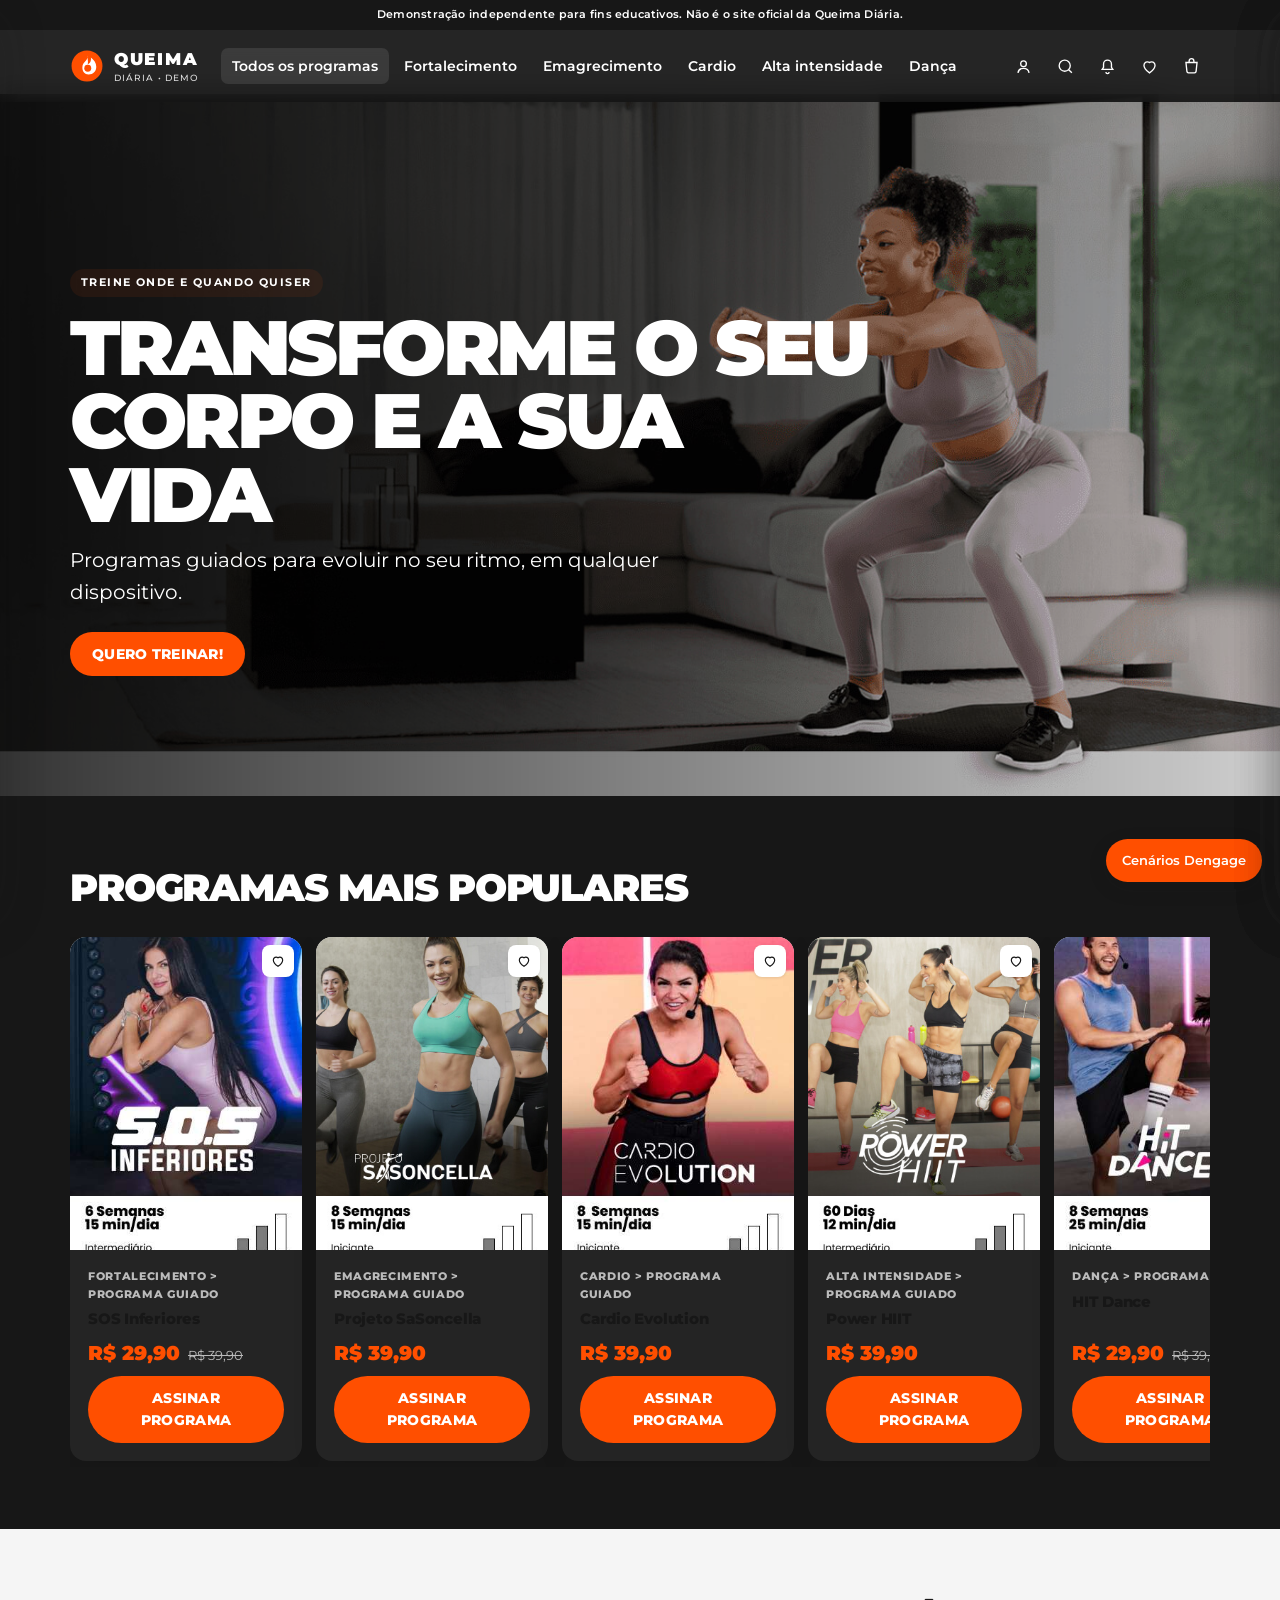
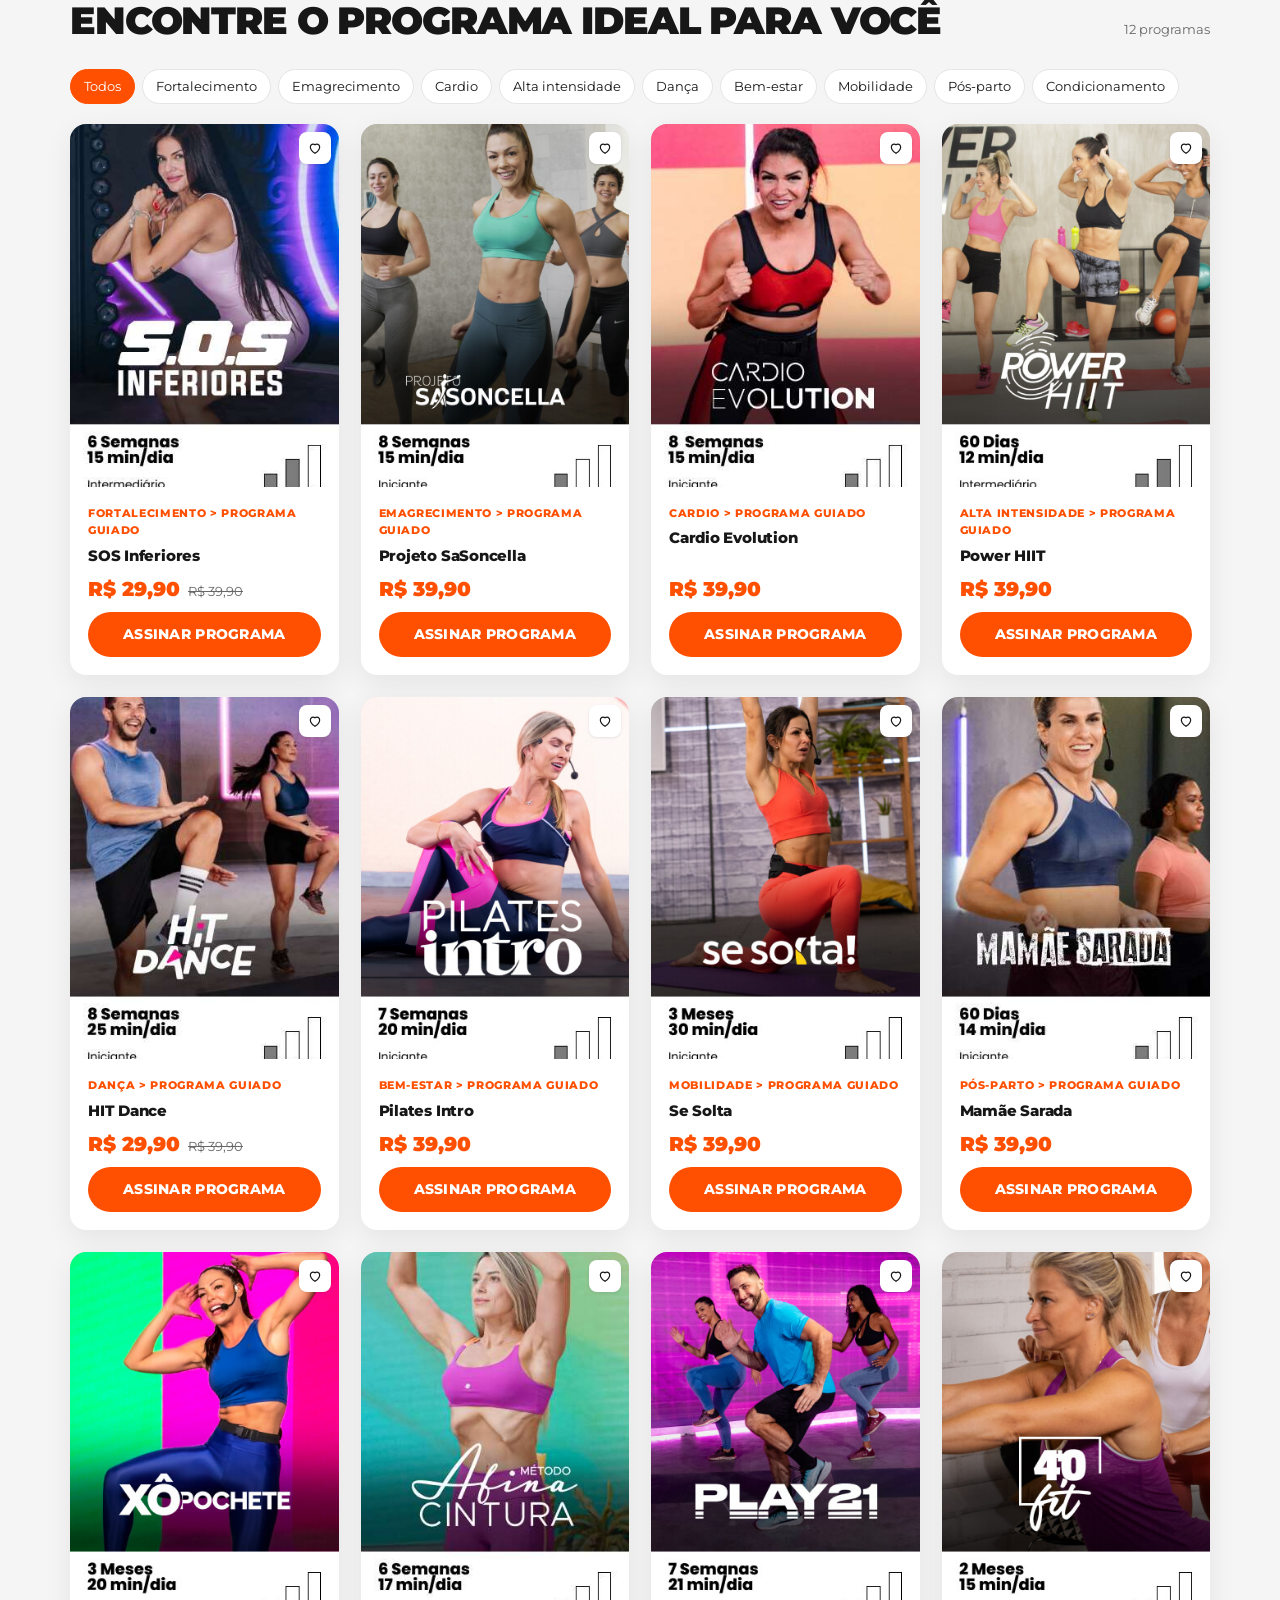
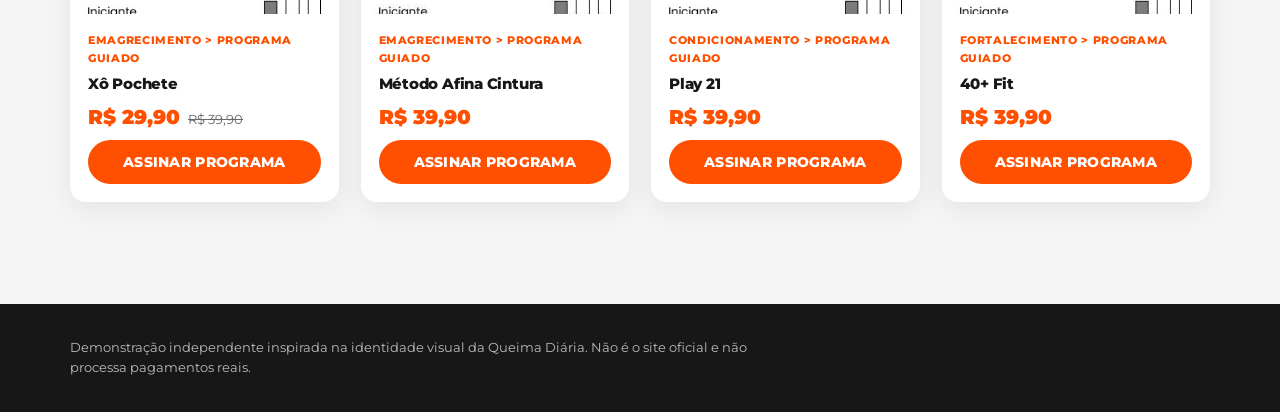
<file: index.html>
<!DOCTYPE html>
<html lang="pt-BR" data-demo-slug="queimadiaria-demo">
<head>
<meta charset="UTF-8">
<meta name="viewport" content="width=device-width, initial-scale=1.0">
<title>Queima Diária | Demo Dengage</title>
<meta name="description" content="Demonstração de programas fitness com recursos Dengage.">



<script src="identity.js"></script>


<script>
  (function (window, document) {
    window.dengage = window.dengage || function () {
      (window.dengage.q = window.dengage.q || []).push(arguments);
    };
    var accountId = '28';
//    var appGuid = '99d9b8fb-0c62-5a85-3e43-2402554d93a5';
    var appGuid = '7b0c48a1-f037-46d6-a0ef-4541d1cbed35';
    if (accountId.indexOf('__') !== 0 && appGuid.indexOf('__') !== 0) {
      var script = document.createElement('script');
      script.async = true;
      script.src = 'https://pcdn.dengage.com/p/push/' + accountId + '/' + appGuid + '/dengage_sdk_loader.js';
      document.getElementsByTagName('head')[0].appendChild(script);
    }
    window.__dnInit ? window.dengage('initialize', window.__dnInit) : window.dengage('initialize');
  })(window, document);
</script>

<!--
<script>!function(e,a,n,d,g){e.dengage=e.dengage||function(){(e.dengage.q=e.dengage.q||[]).push(arguments)},d=a.getElementsByTagName("head")[0],(g=a.createElement("script")).async=1,g.src="https://pcdn.dengage.com/p/push/28/7b0c48a1-f037-46d6-a0ef-4541d1cbed35/dengage_sdk_loader.js",d.appendChild(g)}(window,document); dengage('initialize'); </script>
-->
  
<link rel="preconnect" href="https://fonts.googleapis.com">
<link rel="preconnect" href="https://fonts.gstatic.com" crossorigin>
<link href="https://fonts.googleapis.com/css2?family=Montserrat:wght@400;500;600;700;800;900&display=swap" rel="stylesheet">
<link rel="stylesheet" href="style.css">
</head>
<body data-page-type="home"><div class="demo-notice">Demonstração independente para fins educativos. Não é o site oficial da Queima Diária.</div>

<header class="site-header" id="header">
    <div class="container">
        <div class="header-inner">

            <button type="button" class="icon-btn nav-toggle" id="nav-toggle"
                    aria-controls="site-nav" aria-expanded="false"
                    data-copy-attr="aria-label:menuAction" aria-label="Categories">
                <svg viewBox="0 0 24 24"><path d="M4 7h16"/><path d="M4 12h16"/><path d="M4 17h16"/></svg>
            </button>
            <a href="index.html" class="logo">

                <svg class="qd-mark" viewBox="0 0 44 44" aria-hidden="true"><circle cx="22" cy="22" r="20" fill="currentColor"/><path d="M23 8c1 7-7 8-7 16 0 5 3 9 8 9 6 0 10-4 10-10 0-5-3-9-7-12 1 5-2 8-4 9 1-5-1-8 0-12z" fill="#fff"/><circle cx="23" cy="25" r="4.5" fill="currentColor"/></svg>
                <span>
                    <span class="logo-word" data-copy="brand">Dengage</span>
                    <span class="logo-sub" data-copy="brandSub">eComm Demo</span>
                </span>
            </a>

            <nav class="site-nav" id="site-nav" aria-label="Categories"></nav>

            <div class="header-actions">

                <button type="button" class="icon-btn" id="account-btn" data-open="#account"
                        data-copy-attr="aria-label:accountAction" aria-label="Account">
                    <svg viewBox="0 0 24 24"><circle cx="12" cy="8.5" r="3.6"/><path d="M5 20c.6-3.7 3.5-5.6 7-5.6s6.4 1.9 7 5.6"/></svg>
                </button>
                <button type="button" class="icon-btn" data-open="#search"
                        data-copy-attr="aria-label:searchTitle" aria-label="Search">
                    <svg viewBox="0 0 24 24"><circle cx="11" cy="11" r="7"/><path d="M20 20l-4.3-4.3"/></svg>
                </button>

                <button type="button" class="icon-btn" data-open="#inbox"
                        data-copy-attr="aria-label:inboxTitle" aria-label="Messages">
                    <svg viewBox="0 0 24 24"><path d="M12 4a5 5 0 0 1 5 5v4l1.7 2.6H5.3L7 13V9a5 5 0 0 1 5-5z"/><path d="M10 19a2 2 0 0 0 4 0"/></svg>
                    <span class="badge" id="inbox-badge" hidden>0</span>
                </button>
                <button type="button" class="icon-btn" data-open="#wishlist"
                        data-copy-attr="aria-label:wishlistTitle" aria-label="Saved items">
                    <svg viewBox="0 0 24 24"><path d="M12 20s-7-4.6-7-9.6A4.4 4.4 0 0 1 12 7a4.4 4.4 0 0 1 7 3.4C19 15.4 12 20 12 20z"/></svg>
                    <span class="badge" id="wishlist-badge" hidden>0</span>
                </button>
                <button type="button" class="icon-btn" data-open="#cart"
                        data-copy-attr="aria-label:cartTitle" aria-label="Your cart">
                    <svg viewBox="0 0 24 24"><path d="M5 7h14l-1.2 11.2A2 2 0 0 1 15.8 20H8.2a2 2 0 0 1-2-1.8L5 7z"/><path d="M9 7V5a3 3 0 0 1 6 0v2"/></svg>
                    <span class="badge" id="cart-badge" hidden>0</span>
                </button>
            </div>
        </div>
    </div>
</header>

<div id="dn_inline_target_below_header"></div>

<main>
    <section class="hero">
        <div class="container">
            <span class="hero-kicker" data-copy="heroKicker">New season</span>
            <h1 data-copy="heroTitle">Everything you need, in one place</h1>
            <p data-copy="heroBody">A working storefront for a conversation about personalization.</p>
            <a class="btn" href="#products" data-copy="heroCta">Shop now</a>
        </div>
    </section>

    <div class="container"><div id="dn_inline_target_below_hero"></div></div>

    <section class="section">
        <div class="container">
            <div class="section-head"><h2 data-copy="railSimilar">Featured</h2></div>
            <div class="rail" id="rail-featured"></div>
        </div>
    </section>

    <section class="section" id="products">
        <div class="container">
            <div class="section-head">
                <h2 id="grid-title" data-copy="gridTitle">Products</h2>
                <span class="count" id="grid-count"></span>
            </div>
            <div class="filters" id="filters"></div>

            <div id="dn_inline_target_in_grid"></div>

            <div class="grid" id="product-grid"></div>
        </div>
    </section>

<div class="container" id="dengage-reco"><div id="dn_inline_target_reco"></div></div>

<section class="section" id="recommendations" hidden>
        <div class="container">
            <div class="section-head">
                <h2 id="rec-title">Recommended</h2>
                <span class="count" id="rec-note"></span>
            </div>
            <div class="rail" id="rec-rail"></div>
        </div>
    </section>

    <div class="container"><div id="dn_inline_target_above_footer"></div></div>
</main>

<footer class="site-footer">
    <div class="container">
        <p data-copy="footerNote">A fictional storefront built for a sales conversation.</p>
    </div>
</footer>

<div class="scrim" id="scrim"></div>

<aside class="drawer" id="cart" aria-label="Your cart">
    <div class="drawer-head">
        <h2 data-copy="cartTitle">Your cart</h2>
        <button type="button" class="icon-btn" data-close="1" data-copy-attr="aria-label:close" aria-label="Close">
            <svg viewBox="0 0 24 24"><path d="M6 6l12 12M18 6L6 18"/></svg>
        </button>
    </div>
    <div class="drawer-body" id="cart-body"></div>
    <div class="drawer-foot" id="cart-foot"></div>
</aside>

<aside class="drawer" id="inbox" aria-label="Messages">
    <div class="drawer-head">
        <h2 data-copy="inboxTitle">Messages</h2>
        <span id="inbox-count" hidden></span>
        <button type="button" class="link-btn" id="inbox-refresh" data-copy="inboxRefresh">Refresh</button>
        <button type="button" class="icon-btn" data-close="1" data-copy-attr="aria-label:close" aria-label="Close">
            <svg viewBox="0 0 24 24"><path d="M6 6l12 12M18 6L6 18"/></svg>
        </button>
    </div>
    <div class="drawer-body" id="inbox-body"></div>
</aside>

<aside class="drawer" id="wishlist" aria-label="Saved items">
    <div class="drawer-head">
        <h2 data-copy="wishlistTitle">Saved items</h2>
        <button type="button" class="icon-btn" data-close="1" data-copy-attr="aria-label:close" aria-label="Close">
            <svg viewBox="0 0 24 24"><path d="M6 6l12 12M18 6L6 18"/></svg>
        </button>
    </div>
    <div class="drawer-body" id="wishlist-body"></div>
</aside>

<aside class="drawer left" id="search" aria-label="Search">
    <div class="drawer-head">
        <h2 data-copy="searchTitle">Search</h2>
        <button type="button" class="icon-btn" data-close="1" data-copy-attr="aria-label:close" aria-label="Close">
            <svg viewBox="0 0 24 24"><path d="M6 6l12 12M18 6L6 18"/></svg>
        </button>
    </div>
    <div class="drawer-body">
        <div class="field">
            <label for="search-input" data-copy="searchHint">Search products</label>
            <input type="search" id="search-input" autocomplete="off">
        </div>
        <div class="search-results" id="search-results"></div>
    </div>
</aside>

<div class="modal" id="checkout" role="dialog" aria-label="Checkout">
    <div class="modal-head">
        <h2 data-copy="checkoutTitle">Checkout</h2>
        <button type="button" class="icon-btn" data-close="1" data-copy-attr="aria-label:close" aria-label="Close">
            <svg viewBox="0 0 24 24"><path d="M6 6l12 12M18 6L6 18"/></svg>
        </button>
    </div>
    <div class="modal-body" id="checkout-body">
        <div id="checkout-summary"></div>
        <div class="field">
            <label for="payment-method">Forma de pagamento</label>

            <select id="payment-method">
                <option value="credit_card">Cartão de crédito</option>
                <option value="debit_card">Cartão de débito</option>
                <option value="mobile_payment">Pagamento móvel</option>
                <option value="bank_transfer">Transferência bancária</option>
                <option value="cod">Pagamento na entrega</option>
            </select>
        </div>
        <button type="button" class="btn btn-block" id="place-order" data-copy="checkoutPay">Place order</button>
    </div>
</div>

<div class="modal" id="account" role="dialog" aria-label="Your account">
    <div class="modal-head">
        <h2 data-copy="accountTitle">Your account</h2>
        <button type="button" class="icon-btn" data-close="1" data-copy-attr="aria-label:close" aria-label="Close">
            <svg viewBox="0 0 24 24"><path d="M6 6l12 12M18 6L6 18"/></svg>
        </button>
    </div>
    <div class="modal-body" id="account-body"></div>
</div>

<div class="modal" id="dengage-panel" role="dialog" aria-label="Dengage scenarios">
    <div class="modal-head">
        <h2 data-copy="launcherTitle">Dengage scenarios</h2>
        <button type="button" class="icon-btn" data-close="1" data-copy-attr="aria-label:close" aria-label="Close">
            <svg viewBox="0 0 24 24"><path d="M6 6l12 12M18 6L6 18"/></svg>
        </button>
    </div>
    <div class="modal-body">
        <p class="note" data-copy="launcherBody">Fire an on-site widget.</p>

        <details class="ref-details">
            <summary data-copy="refTitle">Quick reference</summary>
            <p class="note" data-copy="refBody">This browser's identifiers, for pasting into Dengage.</p>
            <div id="ref-grid"></div>
        </details>
        <div class="launcher-grid" id="launcher-grid"></div>

        <h2 style="font-size:14px;margin:22px 0 6px" data-copy="recoTitle">Recommendations</h2>
        <p class="note" data-copy="recoBody">Five strategies, all computed from this demo's own catalogue.</p>
        <div class="launcher-grid" id="rec-grid"></div>

        <h2 style="font-size:14px;margin:22px 0 6px" data-copy="eventsTitle">Event panel</h2>
        <p class="note" data-copy="eventsBody">Send a storefront event.</p>
        <div class="field">
            <label for="event-select">Event</label>

            <select id="event-select"></select>
        </div>
        <p class="note" id="event-note"></p>
        <button type="button" class="btn btn-block" id="event-send" data-copy="eventsSend">Send event</button>

        <button type="button" class="btn btn-quiet btn-block" id="reset-display"
                style="margin-top:10px" data-copy="launcherReset">Reset widget display state</button>

        <div class="log" id="panel-log"></div>
    </div>
</div>

<div class="panel-toggle">
    <button type="button" data-open="#dengage-panel" data-copy="launcherTitle">Dengage scenarios</button>
</div>

<script src="app.js"></script>
</body>
</html>
</file>
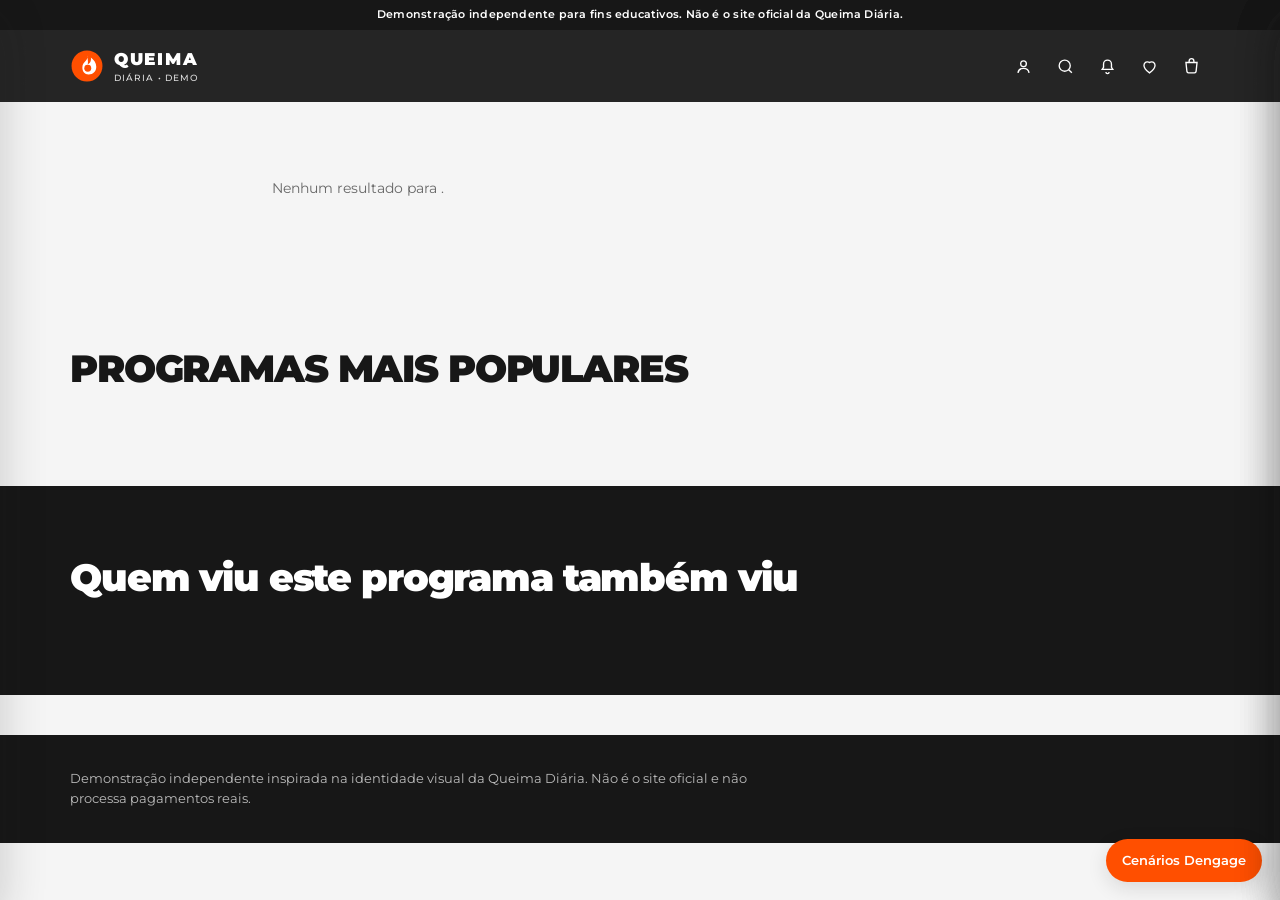
<file: product.html>
<!DOCTYPE html>
<html lang="pt-BR" data-demo-slug="queimadiaria-demo">
<head>
<meta charset="UTF-8">
<meta name="viewport" content="width=device-width, initial-scale=1.0">
<title>Programa | Queima Diária Demo</title>
<meta name="description" content="Demonstração de programas fitness com recursos Dengage.">



<script src="identity.js"></script>

<script>
  (function (window, document) {
    window.dengage = window.dengage || function () {
      (window.dengage.q = window.dengage.q || []).push(arguments);
    };
    var accountId = '28';
//    var appGuid = '99d9b8fb-0c62-5a85-3e43-2402554d93a5';
    var appGuid = '7b0c48a1-f037-46d6-a0ef-4541d1cbed35';
    if (accountId.indexOf('__') !== 0 && appGuid.indexOf('__') !== 0) {
      var script = document.createElement('script');
      script.async = true;
      script.src = 'https://pcdn.dengage.com/p/push/' + accountId + '/' + appGuid + '/dengage_sdk_loader.js';
      document.getElementsByTagName('head')[0].appendChild(script);
    }
    window.__dnInit ? window.dengage('initialize', window.__dnInit) : window.dengage('initialize');
  })(window, document);
</script>

<!--
<script> !function(e,a,n,d,g){e.dengage=e.dengage||function(){(e.dengage.q=e.dengage.q||[]).push(arguments)},d=a.getElementsByTagName("head")[0],(g=a.createElement("script")).async=1,g.src="https://pcdn.dengage.com/p/push/28/7b0c48a1-f037-46d6-a0ef-4541d1cbed35/dengage_sdk_loader.js",d.appendChild(g)}(window,document); dengage('initialize'); </script>
-->
  
<link rel="preconnect" href="https://fonts.googleapis.com">
<link rel="preconnect" href="https://fonts.gstatic.com" crossorigin>
<link href="https://fonts.googleapis.com/css2?family=Montserrat:wght@400;500;600;700;800;900&display=swap" rel="stylesheet">
<link rel="stylesheet" href="style.css">
</head>
<body data-page-type="product"><div class="demo-notice">Demonstração independente para fins educativos. Não é o site oficial da Queima Diária.</div>

<header class="site-header" id="header">
    <div class="container">
        <div class="header-inner">

            <button type="button" class="icon-btn nav-toggle" id="nav-toggle"
                    aria-controls="site-nav" aria-expanded="false"
                    data-copy-attr="aria-label:menuAction" aria-label="Categories">
                <svg viewBox="0 0 24 24"><path d="M4 7h16"/><path d="M4 12h16"/><path d="M4 17h16"/></svg>
            </button>
            <a href="index.html" class="logo">

                <svg class="qd-mark" viewBox="0 0 44 44" aria-hidden="true"><circle cx="22" cy="22" r="20" fill="currentColor"/><path d="M23 8c1 7-7 8-7 16 0 5 3 9 8 9 6 0 10-4 10-10 0-5-3-9-7-12 1 5-2 8-4 9 1-5-1-8 0-12z" fill="#fff"/><circle cx="23" cy="25" r="4.5" fill="currentColor"/></svg>
                <span>
                    <span class="logo-word" data-copy="brand">Dengage</span>
                    <span class="logo-sub" data-copy="brandSub">eComm Demo</span>
                </span>
            </a>

            <nav class="site-nav" id="site-nav" aria-label="Categories"></nav>

            <div class="header-actions">

                <button type="button" class="icon-btn" id="account-btn" data-open="#account"
                        data-copy-attr="aria-label:accountAction" aria-label="Account">
                    <svg viewBox="0 0 24 24"><circle cx="12" cy="8.5" r="3.6"/><path d="M5 20c.6-3.7 3.5-5.6 7-5.6s6.4 1.9 7 5.6"/></svg>
                </button>
                <button type="button" class="icon-btn" data-open="#search"
                        data-copy-attr="aria-label:searchTitle" aria-label="Search">
                    <svg viewBox="0 0 24 24"><circle cx="11" cy="11" r="7"/><path d="M20 20l-4.3-4.3"/></svg>
                </button>

                <button type="button" class="icon-btn" data-open="#inbox"
                        data-copy-attr="aria-label:inboxTitle" aria-label="Messages">
                    <svg viewBox="0 0 24 24"><path d="M12 4a5 5 0 0 1 5 5v4l1.7 2.6H5.3L7 13V9a5 5 0 0 1 5-5z"/><path d="M10 19a2 2 0 0 0 4 0"/></svg>
                    <span class="badge" id="inbox-badge" hidden>0</span>
                </button>
                <button type="button" class="icon-btn" data-open="#wishlist"
                        data-copy-attr="aria-label:wishlistTitle" aria-label="Saved items">
                    <svg viewBox="0 0 24 24"><path d="M12 20s-7-4.6-7-9.6A4.4 4.4 0 0 1 12 7a4.4 4.4 0 0 1 7 3.4C19 15.4 12 20 12 20z"/></svg>
                    <span class="badge" id="wishlist-badge" hidden>0</span>
                </button>
                <button type="button" class="icon-btn" data-open="#cart"
                        data-copy-attr="aria-label:cartTitle" aria-label="Your cart">
                    <svg viewBox="0 0 24 24"><path d="M5 7h14l-1.2 11.2A2 2 0 0 1 15.8 20H8.2a2 2 0 0 1-2-1.8L5 7z"/><path d="M9 7V5a3 3 0 0 1 6 0v2"/></svg>
                    <span class="badge" id="cart-badge" hidden>0</span>
                </button>
            </div>
        </div>
    </div>
</header>

<div id="dn_inline_target_below_header"></div>

<main>
    <div class="container">
        <div class="pdp" id="pdp"></div>
    </div>

    <section class="section">
        <div class="container">
            <div class="section-head"><h2 data-copy="railSimilar">More in this category</h2></div>
            <div class="rail" id="rail-similar"></div>
        </div>
    </section>

    <section class="section">
        <div class="container">
            <div class="section-head"><h2 data-copy="railViewed">Others also viewed</h2></div>
            <div class="rail" id="rail-viewed"></div>
        </div>
    </section>

    <div class="container"><div id="dn_inline_target_above_footer"></div></div>

<div class="container" id="dengage-reco"><div id="dn_inline_target_reco"></div></div>

<section class="section" id="recommendations" hidden>
        <div class="container">
            <div class="section-head">
                <h2 id="rec-title">Recommended</h2>
                <span class="count" id="rec-note"></span>
            </div>
            <div class="rail" id="rec-rail"></div>
        </div>
    </section>

</main>

<footer class="site-footer">
    <div class="container">
        <p data-copy="footerNote">A fictional storefront built for a sales conversation.</p>
    </div>
</footer>

<div class="scrim" id="scrim"></div>

<aside class="drawer" id="cart" aria-label="Your cart">
    <div class="drawer-head">
        <h2 data-copy="cartTitle">Your cart</h2>
        <button type="button" class="icon-btn" data-close="1" data-copy-attr="aria-label:close" aria-label="Close">
            <svg viewBox="0 0 24 24"><path d="M6 6l12 12M18 6L6 18"/></svg>
        </button>
    </div>
    <div class="drawer-body" id="cart-body"></div>
    <div class="drawer-foot" id="cart-foot"></div>
</aside>

<aside class="drawer" id="inbox" aria-label="Messages">
    <div class="drawer-head">
        <h2 data-copy="inboxTitle">Messages</h2>
        <span id="inbox-count" hidden></span>
        <button type="button" class="link-btn" id="inbox-refresh" data-copy="inboxRefresh">Refresh</button>
        <button type="button" class="icon-btn" data-close="1" data-copy-attr="aria-label:close" aria-label="Close">
            <svg viewBox="0 0 24 24"><path d="M6 6l12 12M18 6L6 18"/></svg>
        </button>
    </div>
    <div class="drawer-body" id="inbox-body"></div>
</aside>

<aside class="drawer" id="wishlist" aria-label="Saved items">
    <div class="drawer-head">
        <h2 data-copy="wishlistTitle">Saved items</h2>
        <button type="button" class="icon-btn" data-close="1" data-copy-attr="aria-label:close" aria-label="Close">
            <svg viewBox="0 0 24 24"><path d="M6 6l12 12M18 6L6 18"/></svg>
        </button>
    </div>
    <div class="drawer-body" id="wishlist-body"></div>
</aside>

<aside class="drawer left" id="search" aria-label="Search">
    <div class="drawer-head">
        <h2 data-copy="searchTitle">Search</h2>
        <button type="button" class="icon-btn" data-close="1" data-copy-attr="aria-label:close" aria-label="Close">
            <svg viewBox="0 0 24 24"><path d="M6 6l12 12M18 6L6 18"/></svg>
        </button>
    </div>
    <div class="drawer-body">
        <div class="field">
            <label for="search-input" data-copy="searchHint">Search products</label>
            <input type="search" id="search-input" autocomplete="off">
        </div>
        <div class="search-results" id="search-results"></div>
    </div>
</aside>

<div class="modal" id="checkout" role="dialog" aria-label="Checkout">
    <div class="modal-head">
        <h2 data-copy="checkoutTitle">Checkout</h2>
        <button type="button" class="icon-btn" data-close="1" data-copy-attr="aria-label:close" aria-label="Close">
            <svg viewBox="0 0 24 24"><path d="M6 6l12 12M18 6L6 18"/></svg>
        </button>
    </div>
    <div class="modal-body" id="checkout-body">
        <div id="checkout-summary"></div>
        <div class="field">
            <label for="payment-method">Forma de pagamento</label>

            <select id="payment-method">
                <option value="credit_card">Cartão de crédito</option>
                <option value="debit_card">Cartão de débito</option>
                <option value="mobile_payment">Pagamento móvel</option>
                <option value="bank_transfer">Transferência bancária</option>
                <option value="cod">Pagamento na entrega</option>
            </select>
        </div>
        <button type="button" class="btn btn-block" id="place-order" data-copy="checkoutPay">Place order</button>
    </div>
</div>

<div class="modal" id="account" role="dialog" aria-label="Your account">
    <div class="modal-head">
        <h2 data-copy="accountTitle">Your account</h2>
        <button type="button" class="icon-btn" data-close="1" data-copy-attr="aria-label:close" aria-label="Close">
            <svg viewBox="0 0 24 24"><path d="M6 6l12 12M18 6L6 18"/></svg>
        </button>
    </div>
    <div class="modal-body" id="account-body"></div>
</div>

<div class="modal" id="dengage-panel" role="dialog" aria-label="Dengage scenarios">
    <div class="modal-head">
        <h2 data-copy="launcherTitle">Dengage scenarios</h2>
        <button type="button" class="icon-btn" data-close="1" data-copy-attr="aria-label:close" aria-label="Close">
            <svg viewBox="0 0 24 24"><path d="M6 6l12 12M18 6L6 18"/></svg>
        </button>
    </div>
    <div class="modal-body">
        <p class="note" data-copy="launcherBody">Fire an on-site widget.</p>

        <details class="ref-details">
            <summary data-copy="refTitle">Quick reference</summary>
            <p class="note" data-copy="refBody">This browser's identifiers, for pasting into Dengage.</p>
            <div id="ref-grid"></div>
        </details>
        <div class="launcher-grid" id="launcher-grid"></div>

        <h2 style="font-size:14px;margin:22px 0 6px" data-copy="recoTitle">Recommendations</h2>
        <p class="note" data-copy="recoBody">Five strategies, all computed from this demo's own catalogue.</p>
        <div class="launcher-grid" id="rec-grid"></div>

        <h2 style="font-size:14px;margin:22px 0 6px" data-copy="eventsTitle">Event panel</h2>
        <p class="note" data-copy="eventsBody">Send a storefront event.</p>
        <div class="field">
            <label for="event-select">Event</label>

            <select id="event-select"></select>
        </div>
        <p class="note" id="event-note"></p>
        <button type="button" class="btn btn-block" id="event-send" data-copy="eventsSend">Send event</button>

        <button type="button" class="btn btn-quiet btn-block" id="reset-display"
                style="margin-top:10px" data-copy="launcherReset">Reset widget display state</button>

        <div class="log" id="panel-log"></div>
    </div>
</div>

<div class="panel-toggle">
    <button type="button" data-open="#dengage-panel" data-copy="launcherTitle">Dengage scenarios</button>
</div>

<script src="app.js"></script>
</body>
</html>
</file>
<file: style.css>
/* Dengage eComm Demo. Generated file. Sources and notes live in the factory. */
:root {
    --primary:     #125cfa;
    --on-primary:  #ffffff;
    --accent:      #f5a524;
    --ink:         #14181b;
    --muted:       #667085;
    --surface:     #ffffff;
    --page:        #f6f7f8;
    --line:        #e4e7ec;
    --radius:      10px;
    --display-font: Sora, Inter, ui-sans-serif, system-ui, sans-serif;
    --body-font:    Inter, ui-sans-serif, system-ui, sans-serif;

    --shadow-sm:   0 1px 3px color-mix(in srgb, var(--ink) 10%, transparent);
    --shadow-md:   0 6px 20px color-mix(in srgb, var(--ink) 12%, transparent);
    --shadow-lg:   0 18px 44px color-mix(in srgb, var(--ink) 20%, transparent);
    --scrim:       color-mix(in srgb, var(--ink) 45%, transparent);
    --tint:        color-mix(in srgb, var(--primary) 8%, transparent);
    --tint-strong: color-mix(in srgb, var(--primary) 16%, transparent);

    --dn-banner-height: 0px;

    --error:       #dc2626;
    --ok:          #0f7b45;

    --warn:        #92400e;
    --warn-tint:   #fffbeb;

    --dn-header-clearance: 64px;
}

* { box-sizing: border-box; }

html { scroll-behavior: smooth; }

body {
    margin: 0;
    background: var(--page);
    color: var(--ink);
    font: 15px/1.6 var(--body-font);
    -webkit-font-smoothing: antialiased;
}

h1, h2, h3 { font-family: var(--display-font); font-weight: 650; letter-spacing: -0.015em; margin: 0; }

a { color: var(--primary); text-decoration: none; }
a:hover { text-decoration: underline; }

img { max-width: 100%; display: block; }

.container { max-width: 1180px; margin: 0 auto; padding: 0 20px; }

.visually-hidden {
    position: absolute; width: 1px; height: 1px; overflow: hidden;
    clip: rect(0 0 0 0); clip-path: inset(50%); white-space: nowrap;
}

.site-header {
    position: fixed; top: var(--dn-banner-height, 0px); left: 0; right: 0; z-index: 40;
    background: var(--surface); border-bottom: 1px solid var(--line);
    transition: top .2s ease;
}

.header-inner { display: flex; align-items: center; gap: 22px; height: 64px; }

.logo { display: flex; align-items: center; gap: 10px; flex-shrink: 0; }
.logo:hover { text-decoration: none; }
.logo svg { width: 26px; height: 26px; fill: var(--primary); display: block; }
.logo-word { font-family: var(--display-font); font-weight: 700; font-size: 17px; color: var(--ink); letter-spacing: -0.02em; }
.logo-sub { font-size: 11px; color: var(--muted); display: block; margin-top: -2px; font-weight: 500; }

.site-nav { display: flex; gap: 4px; flex: 1; min-width: 0; overflow: hidden; }
.site-nav a {
    color: var(--ink); font-size: 14px; font-weight: 500; padding: 7px 11px;
    border-radius: 7px; white-space: nowrap;
}
.site-nav a:hover { background: var(--tint); text-decoration: none; }
.site-nav a[aria-current="true"] { background: var(--tint-strong); color: var(--primary); }

.header-actions { display: flex; gap: 4px; flex-shrink: 0; }

.icon-btn {
    position: relative; width: 38px; height: 38px; border: 0; background: transparent;
    border-radius: 8px; cursor: pointer; color: var(--ink);
    display: grid; place-items: center;
}
.icon-btn:hover { background: var(--tint); }
.icon-btn svg { width: 19px; height: 19px; fill: none; stroke: currentColor; stroke-width: 1.7; }

.nav-toggle { display: none; }
.icon-btn .badge {
    position: absolute; top: 3px; right: 2px; min-width: 17px; height: 17px;
    border-radius: 9px; background: var(--primary); color: var(--on-primary);
    font-size: 10.5px; font-weight: 700; line-height: 17px; text-align: center;
    padding: 0 4px;
}
.icon-btn .badge[hidden] { display: none; }

main { padding-top: calc(64px + var(--dn-banner-height, 0px)); }

[id^="dn_inline_target_"] { display: block; }
[id^="dn_inline_target_"]:empty { display: none; }

#dn_inline_target_below_header { margin-top: var(--dn-header-clearance); }

.hero {
    background: var(--surface); border-bottom: 1px solid var(--line);
    padding: 56px 0 60px;
}
.hero-kicker {
    display: inline-block; font-size: 11px; font-weight: 700; letter-spacing: .1em;
    text-transform: uppercase; color: var(--primary); background: var(--tint);
    padding: 5px 11px; border-radius: 20px; margin-bottom: 14px;
}
.hero h1 { font-size: 38px; line-height: 1.15; max-width: 16em; }
.hero p { color: var(--muted); font-size: 16px; margin: 12px 0 24px; max-width: 34em; }

.btn {
    display: inline-block; border: 0; cursor: pointer; font: inherit;
    font-size: 14px; font-weight: 600; padding: 11px 22px;
    border-radius: var(--radius); background: var(--primary); color: var(--on-primary);
}
.btn:hover { filter: brightness(1.07); text-decoration: none; }
.btn-quiet { background: var(--surface); color: var(--ink); border: 1px solid var(--line); }
.btn-block { display: block; width: 100%; text-align: center; }
.btn:disabled { opacity: .5; cursor: default; filter: none; }

.section { padding: 44px 0; }
.section-head { display: flex; align-items: baseline; justify-content: space-between; margin-bottom: 18px; gap: 16px; }
.section-head h2 { font-size: 20px; }
.section-head .count { color: var(--muted); font-size: 13px; }

.rail { display: flex; gap: 14px; overflow-x: auto; padding-bottom: 6px; scroll-snap-type: x mandatory; }
.rail > * { flex: 0 0 232px; scroll-snap-align: start; }

.grid { display: grid; grid-template-columns: repeat(auto-fill, minmax(228px, 1fr)); gap: 16px; }

.filters { display: flex; flex-wrap: wrap; gap: 7px; margin-bottom: 20px; }
.chip {
    border: 1px solid var(--line); background: var(--surface); color: var(--ink);
    font: inherit; font-size: 13px; padding: 6px 13px; border-radius: 20px; cursor: pointer;
}
.chip:hover { border-color: var(--primary); }
.chip[aria-pressed="true"] { background: var(--primary); color: var(--on-primary); border-color: var(--primary); }

.card {
    background: var(--surface); border: 1px solid var(--line);
    border-radius: var(--radius); overflow: hidden; display: flex; flex-direction: column;
    transition: box-shadow .15s, border-color .15s;
}
.card:hover { border-color: var(--primary); box-shadow: var(--shadow-md); }

.card-media { position: relative; height: 0; padding-bottom: 75%; background: var(--page); }
.card-media img,
.card-media .art { position: absolute; inset: 0; width: 100%; height: 100%; }
.card-media img { object-fit: cover; }
.card-media .art svg { width: 100%; height: 100%; }
.card-save {
    position: absolute; top: 8px; right: 8px; width: 32px; height: 32px;
    border: 0; border-radius: 8px; background: var(--surface); cursor: pointer;
    display: grid; place-items: center; box-shadow: var(--shadow-sm); color: var(--ink);
}
.card-save svg { width: 16px; height: 16px; fill: none; stroke: currentColor; stroke-width: 1.8; }
.card-save[aria-pressed="true"] { color: var(--primary); }
.card-save[aria-pressed="true"] svg { fill: currentColor; }

.card-body { padding: 13px 14px 15px; display: flex; flex-direction: column; gap: 7px; flex: 1; }
.card-cat { font-size: 11px; color: var(--muted); text-transform: uppercase; letter-spacing: .06em; font-weight: 600; }
.card-name { font-size: 14.5px; font-weight: 600; line-height: 1.35; }
.card-name a { color: var(--ink); }
.card-price { display: flex; align-items: baseline; gap: 8px; margin-top: auto; }
.card-price .now { font-size: 16px; font-weight: 700; font-family: var(--display-font); }
.card-price .was { font-size: 13px; color: var(--muted); text-decoration: line-through; }
.card-price .none { font-size: 13.5px; color: var(--muted); }
.card-stock { font-size: 12px; color: var(--accent); font-weight: 600; }
.card-stock.out { color: var(--muted); font-weight: 500; }

.pdp { display: grid; grid-template-columns: 1.1fr 1fr; gap: 40px; padding: 40px 0; align-items: start; }

.pdp-media { position: relative; height: 0; padding-bottom: 100%; background: var(--surface); border: 1px solid var(--line); border-radius: var(--radius); overflow: hidden; }
.pdp-media img,
.pdp-media .art { position: absolute; inset: 0; width: 100%; height: 100%; }
.pdp-media img { object-fit: cover; }
.pdp-media .art svg { width: 100%; height: 100%; }
.pdp h1 { font-size: 27px; line-height: 1.2; }
.pdp .crumb { font-size: 12.5px; color: var(--muted); margin-bottom: 10px; }
.pdp .price { display: flex; align-items: baseline; gap: 10px; margin: 16px 0; }
.pdp .price .now { font-size: 27px; font-weight: 700; font-family: var(--display-font); }
.pdp .price .was { font-size: 16px; color: var(--muted); text-decoration: line-through; }
.pdp .attrs { border-top: 1px solid var(--line); margin: 20px 0; }
.pdp .attrs div { display: flex; justify-content: space-between; gap: 20px; padding: 10px 2px; border-bottom: 1px solid var(--line); font-size: 13.5px; }
.pdp .attrs dt { color: var(--muted); }
.pdp .attrs dd { margin: 0; font-weight: 500; }
.pdp .actions { display: flex; gap: 9px; }
.pdp .actions .btn { flex: 1; }

.scrim {
    position: fixed; inset: 0; background: var(--scrim); z-index: 50;
    opacity: 0; pointer-events: none; transition: opacity .2s;
}
.scrim.open { opacity: 1; pointer-events: auto; }

.drawer {
    position: fixed; top: 0; right: 0; bottom: 0; width: min(400px, 100vw);
    background: var(--surface); z-index: 60; display: flex; flex-direction: column;
    transform: translateX(100%); transition: transform .24s ease;
    box-shadow: var(--shadow-lg);
}
.drawer.open { transform: none; }
.drawer.left { right: auto; left: 0; transform: translateX(-100%); }
.drawer.left.open { transform: none; }

.drawer-head { display: flex; align-items: center; justify-content: space-between; padding: 18px 20px; border-bottom: 1px solid var(--line); }
.drawer-head h2 { font-size: 16px; }
.drawer-body { flex: 1; overflow-y: auto; padding: 18px 20px; }
.drawer-foot { padding: 16px 20px; border-top: 1px solid var(--line); }

.empty { color: var(--muted); font-size: 14px; padding: 24px 0; text-align: center; }
.empty-hint { color: var(--muted); font-size: 12.5px; text-align: center; margin-top: -14px; }

#inbox .drawer-head #inbox-refresh { margin-left: auto; margin-right: 4px; }

.link-btn {
    border: 0; background: transparent; color: var(--muted); font: inherit;
    font-size: 12.5px; cursor: pointer; padding: 2px 0; text-decoration: underline;
}
.link-btn:hover { color: var(--ink); }

.btn-small { padding: 7px 14px; font-size: 12.5px; }

#inbox .drawer-head h2 { flex-shrink: 0; }
#inbox-count {
    font-size: 11.5px; font-weight: 600; color: var(--on-primary);
    background: var(--primary); border-radius: 20px; padding: 2px 8px; margin-left: 8px;
}
#inbox-count[hidden] { display: none; }

.inbox-item {
    display: flex; gap: 12px; padding: 14px 0;
    border-bottom: 1px solid var(--line);
}
.inbox-item:last-child { border-bottom: 0; }

.inbox-item.read h3 { font-weight: 500; color: var(--muted); }
.inbox-item.read .inbox-media img { opacity: .7; }

.inbox-top h3 .dot {
    display: inline-block; width: 7px; height: 7px; border-radius: 50%;
    background: var(--primary); margin-right: 7px; vertical-align: middle;
    position: relative; top: -1px;
}

.inbox-media { flex-shrink: 0; display: none; }
.drawer-body.with-media .inbox-media { display: block; }
.inbox-media img {
    width: 56px; height: 56px; object-fit: cover; border-radius: 8px;
    background: var(--page); display: block;
}
.inbox-media.empty { width: 56px; }

.inbox-text { flex: 1; min-width: 0; }
.inbox-top { display: flex; align-items: baseline; gap: 10px; }
.inbox-top h3 { font-size: 13.5px; font-weight: 600; line-height: 1.35; flex: 1; min-width: 0; }
.inbox-when { font-size: 11.5px; color: var(--muted); flex-shrink: 0; font-variant-numeric: tabular-nums; }
.inbox-text p { font-size: 12.5px; color: var(--muted); margin-top: 4px; line-height: 1.45; }
.inbox-actions {
    display: flex; align-items: center; flex-wrap: wrap; gap: 8px; margin-top: 10px;

    padding-right: 6px;
}

.inbox-actions .dismiss { margin-left: auto; flex-shrink: 0; }

.inbox-actions .btn-small { padding: 7px 12px; }

.line { display: flex; gap: 12px; padding: 12px 0; border-bottom: 1px solid var(--line); }
.line img { width: 62px; height: 62px; object-fit: cover; border-radius: 7px; flex-shrink: 0; background: var(--page); }
.line-info { flex: 1; min-width: 0; }
.line-name { font-size: 13.5px; font-weight: 600; line-height: 1.35; }
.line-meta { font-size: 12.5px; color: var(--muted); margin-top: 3px; }

.line-x {
    margin-left: auto; align-self: center; flex-shrink: 0;
    width: 28px; height: 28px; border: 0; border-radius: 7px;
    background: transparent; color: var(--muted);
    font: inherit; font-size: 19px; line-height: 1; cursor: pointer;
}
.line-x:hover { background: var(--page); color: var(--ink); }
.line-x:focus-visible { outline: 2px solid var(--primary); outline-offset: 1px; }

#ref-grid { display: flex; flex-direction: column; gap: 6px; }
.ref-row {
    display: flex; align-items: center; gap: 10px;
    padding: 7px 9px; border: 1px solid var(--line); border-radius: 8px;
    background: var(--surface);
}
.ref-label { font-size: 11.5px; color: var(--muted); flex-shrink: 0; width: 84px; }
.ref-value {
    font-family: ui-monospace, SFMono-Regular, Menlo, Consolas, monospace;
    font-size: 11.5px; color: var(--ink);
    flex: 1; min-width: 0; overflow: hidden; text-overflow: ellipsis; white-space: nowrap;
}
.ref-row.empty .ref-value { color: var(--muted); font-style: italic; }
.ref-copy {
    flex-shrink: 0; border: 1px solid var(--line); border-radius: 6px;
    background: var(--surface); color: var(--ink);
    font: inherit; font-size: 11px; font-weight: 600;
    padding: 4px 9px; cursor: pointer;
}
.ref-copy:hover { background: var(--page); }

.total { display: flex; justify-content: space-between; font-size: 15px; font-weight: 700; margin-bottom: 12px; font-family: var(--display-font); }

.modal {
    position: fixed; z-index: 60; top: 50%; left: 50%; transform: translate(-50%, -48%) scale(.98);
    width: min(460px, calc(100vw - 32px)); max-height: calc(100vh - 48px); overflow-y: auto;
    background: var(--surface); border-radius: 14px; box-shadow: var(--shadow-lg);
    opacity: 0; pointer-events: none; transition: opacity .2s, transform .2s;
}
.modal.open { opacity: 1; pointer-events: auto; transform: translate(-50%, -50%) scale(1); }
.modal-head { display: flex; align-items: center; justify-content: space-between; padding: 18px 20px 0; }
.modal-head h2 { font-size: 17px; }
.modal-body { padding: 14px 20px 20px; }

.field { margin-bottom: 13px; }
.field label { display: block; font-size: 12.5px; color: var(--muted); margin-bottom: 5px; font-weight: 500; }
.field input, .field select {
    width: 100%; font: inherit; font-size: 14px; padding: 9px 11px;
    border: 1px solid var(--line); border-radius: 8px; background: var(--surface); color: var(--ink);
}
.field input:focus, .field select:focus { outline: 2px solid var(--primary); outline-offset: -1px; border-color: var(--primary); }

.search-results { margin-top: 16px; }

.affix {
    display: flex; align-items: center; overflow: hidden;
    border: 1px solid var(--line); border-radius: 8px; background: var(--surface);
}
.affix:focus-within { outline: 2px solid var(--primary); outline-offset: -1px; border-color: var(--primary); }

.affix .fixed {
    padding: 9px 9px 9px 11px; font-size: 13.5px; color: var(--muted);
    white-space: nowrap; user-select: none;
    background: var(--page); border-right: 1px solid var(--line); align-self: stretch;
    display: flex; align-items: center;
    font-family: ui-monospace, SFMono-Regular, Menlo, Consolas, monospace;
}
.affix input { border: 0; border-radius: 0; padding-left: 9px; min-width: 0; }
.affix input:focus { outline: none; }

.field-error { display: block; font-size: 12px; color: var(--error); margin-top: 5px; }

.who {
    display: flex; align-items: center; gap: 10px;
    padding: 12px 13px; border: 1px solid var(--line); border-radius: 10px; background: var(--page);
}
.who .dot { width: 8px; height: 8px; border-radius: 50%; background: var(--ok); flex-shrink: 0; }
.who code { font-size: 13px; word-break: break-all; }

.divider {
    display: flex; align-items: center; gap: 10px;
    margin: 20px 0 14px; font-size: 12px; color: var(--muted);
}
.divider::before, .divider::after { content: ""; flex: 1; height: 1px; background: var(--line); }

#account-btn[data-identified="true"] { background: var(--tint); color: var(--primary); }

.panel-toggle {
    position: fixed; right: 18px; bottom: 18px; z-index: 45;
    display: flex; flex-direction: column; gap: 8px;
}
.panel-toggle button {
    border: 0; cursor: pointer; font: inherit; font-size: 13px; font-weight: 600;
    padding: 11px 16px; border-radius: 22px; background: var(--primary); color: var(--on-primary);
    box-shadow: var(--shadow-md); white-space: nowrap;
}
.panel-toggle button.quiet { background: var(--surface); color: var(--ink); }

.launcher-grid { display: grid; grid-template-columns: 1fr 1fr; gap: 8px; }
.scenario {
    text-align: left; border: 1px solid var(--line); background: var(--surface);
    border-radius: 8px; padding: 10px 12px; cursor: pointer; font: inherit; color: inherit;
}
.scenario:hover { border-color: var(--primary); }
.scenario .name { display: block; font-weight: 600; font-size: 13px; }
.scenario .slug { display: block; font-size: 11px; color: var(--muted); margin-top: 2px; word-break: break-all; }

.launcher-group {
    grid-column: 1 / -1; margin: 14px 0 0; font-size: 11px; font-weight: 700;
    letter-spacing: .08em; text-transform: uppercase; color: var(--muted);
    display: flex; align-items: center; gap: 8px;
}
.launcher-group:first-child { margin-top: 2px; }
.launcher-group span {
    font-size: 10.5px; font-weight: 600; letter-spacing: 0; color: var(--muted);
    background: var(--page); border: 1px solid var(--line);
    border-radius: 10px; padding: 1px 7px;
}

.scenario.action { border-color: var(--primary); background: var(--tint); }
.scenario.action .name { color: var(--primary); }
.scenario.action .slug { word-break: normal; }

.scenario.gesture { border-style: dashed; background: var(--page); }
.scenario.gesture:hover { border-color: var(--line); }
.scenario.gesture .slug { word-break: normal; }

.scenario.elsewhere { background: var(--page); }
.scenario.elsewhere .name { color: var(--muted); }
.scenario.elsewhere .slug { word-break: normal; }

.art { color: var(--ink); }

.note { font-size: 12.5px; color: var(--muted); margin-top: 14px; }
.note code { font-size: 12px; background: var(--page); border: 1px solid var(--line); border-radius: 4px; padding: 1px 4px; }

.log {
    font-family: ui-monospace, SFMono-Regular, Menlo, Consolas, monospace;
    font-size: 11.5px; line-height: 1.5; background: var(--page);
    border: 1px solid var(--line); border-radius: 8px; padding: 10px 12px;
    max-height: 190px; overflow: auto; margin-top: 12px; white-space: pre-wrap; word-break: break-word;
}

.site-footer { background: var(--surface); border-top: 1px solid var(--line); padding: 34px 0; margin-top: 40px; }
.site-footer p { color: var(--muted); font-size: 12.5px; margin: 0; max-width: 56em; }

@media (max-width: 860px) {
    .pdp { grid-template-columns: 1fr; gap: 24px; }
    .hero h1 { font-size: 29px; }
    .launcher-grid { grid-template-columns: 1fr; }

    .nav-toggle { display: grid; }

    .header-inner { gap: 10px; height: 58px; }
    .logo svg { width: 23px; height: 23px; }
    .logo-word { font-size: 15px; }
    .logo-sub { font-size: 10px; }
    .header-actions { gap: 0; margin-left: auto; }
    .icon-btn { width: 36px; height: 36px; }

    .site-nav {
        display: none;
        position: absolute; left: 0; right: 0; top: 100%;
        flex-direction: column; gap: 2px; overflow: visible;
        padding: 8px; background: var(--surface);
        border-bottom: 1px solid var(--line); box-shadow: var(--shadow-md);
    }
    .site-header.nav-open .site-nav { display: flex; }

    .site-nav a { padding: 12px; font-size: 15px; }
}

@media (max-width: 400px) {
    .header-inner { gap: 6px; }
    .icon-btn { width: 33px; height: 33px; }
    .icon-btn svg { width: 17px; height: 17px; }
    .logo-word { font-size: 14px; }
}

#dps-debug {
    position: fixed; bottom: 12px; left: 12px; z-index: 2147483000;
    width: 340px; max-height: 46vh; display: flex; flex-direction: column;
    background: var(--surface); border: 1px solid var(--line); border-radius: 10px;
    box-shadow: var(--shadow-md);
    font: 12px/1.45 ui-sans-serif, system-ui, "Segoe UI", Roboto, Helvetica, Arial, sans-serif;
}
.dps-debug-head {
    display: flex; align-items: center; gap: 8px;
    padding: 9px 11px; border-bottom: 1px solid var(--line);
}
.dps-debug-head strong { font-size: 12px; }
#dps-debug-count {
    font-size: 10.5px; font-weight: 700; color: var(--on-primary);
    background: var(--primary); border-radius: 20px; padding: 1px 7px;
}
.dps-debug-head button {
    border: 1px solid var(--line); border-radius: 6px; background: var(--surface);
    color: var(--muted); font: inherit; font-size: 10.5px; padding: 3px 7px; cursor: pointer;
}
.dps-debug-head button:hover { color: var(--ink); background: var(--page); }
.dps-debug-head [data-debug-copy] { margin-left: auto; }
.dps-debug-head [data-debug-close] { font-size: 14px; line-height: 1; padding: 1px 6px; }

#dps-debug-list { list-style: none; margin: 0; padding: 0; overflow-y: auto; flex: 1; }
#dps-debug-list li { padding: 8px 11px; border-bottom: 1px solid var(--line); }
#dps-debug-list li:last-child { border-bottom: 0; }
.dps-debug-top { display: flex; align-items: baseline; gap: 8px; }
.dps-debug-top code {
    font-family: ui-monospace, SFMono-Regular, Menlo, Consolas, monospace;
    font-size: 11.5px; font-weight: 600; color: var(--primary); flex: 1; min-width: 0;
}
.dps-debug-time { font-size: 10.5px; color: var(--muted); flex-shrink: 0; font-variant-numeric: tabular-nums; }
.dps-debug-table { font-size: 10.5px; color: var(--muted); margin-top: 2px; }

#dps-debug-list li.not-sent { background: var(--warn-tint); }

#dps-debug-list li.dps-net { border-left: 3px solid var(--primary); }
#dps-debug-list li.dps-net.not-sent { border-left-color: var(--warn); }
.dps-debug-warn { font-size: 10.5px; color: var(--warn); margin-top: 3px; }
#dps-debug-list pre {
    margin: 5px 0 0; padding: 6px 7px; background: var(--page);
    border-radius: 5px; font-size: 10.5px; line-height: 1.4;
    white-space: pre-wrap; word-break: break-all; color: var(--ink);
}
.dps-debug-foot {
    margin: 0; padding: 7px 11px; border-top: 1px solid var(--line);
    font-size: 10.5px; color: var(--muted);
}

.ref-details { margin: 14px 0 4px; border: 1px solid var(--line); border-radius: 8px; }
.ref-details > summary {
    cursor: pointer; padding: 9px 11px; font-size: 12.5px; font-weight: 600;
    color: var(--ink); list-style: none;
}
.ref-details > summary::-webkit-details-marker { display: none; }

.ref-details > summary::before { content: '\25B8'; color: var(--muted); margin-right: 7px; display: inline-block; }
.ref-details[open] > summary::before { transform: rotate(90deg); }
.ref-details > summary:focus-visible { outline: 2px solid var(--primary); outline-offset: -2px; border-radius: 8px; }
.ref-details > .note { margin: 0 11px 8px; }
.ref-details > #ref-grid { padding: 0 11px 11px; }

/* Queima Diária inspired visual layer */
:root{--qd-orange:#ff4f00;--qd-dark:#171717}.demo-notice{height:30px;background:#171717;color:#fff;display:flex;align-items:center;justify-content:center;font-size:11px;font-weight:600;letter-spacing:.02em;position:fixed;z-index:51;top:0;left:0;right:0}.site-header{top:30px;background:rgba(15,15,15,.9);border:0;backdrop-filter:blur(12px)}.header-inner{height:72px}.logo{color:#fff}.logo svg{fill:currentColor}.qd-mark{width:34px!important;height:34px!important;color:var(--qd-orange)}.site-header .logo-word{color:#fff;font-weight:900;letter-spacing:.1em}.logo-sub{font-size:9px;letter-spacing:.12em;color:#ddd}.site-nav a{color:#fff;font-weight:600}.site-nav a:nth-child(n+7){display:none}.site-nav a:hover,.site-nav a[aria-current="true"]{background:#ffffff18;color:#fff}.icon-btn{color:#fff}.icon-btn:hover{background:#ffffff18}.hero{min-height:650px;padding:175px 0 120px;background:linear-gradient(90deg,rgba(0,0,0,.78),rgba(0,0,0,.15)),url('[data-uri]') center 38%/cover no-repeat;color:#fff;border:0}.hero .container{max-width:1180px}.hero-kicker{color:#fff;font-weight:700;letter-spacing:.13em}.hero h1{max-width:820px;font-size:clamp(40px,6vw,78px);line-height:.96;font-weight:900;letter-spacing:-.045em}.hero p{max-width:650px;font-size:20px;color:#fff}.btn{border-radius:999px;background:var(--qd-orange);font-weight:800;letter-spacing:.02em}.btn:hover{background:#e84600}.section{padding:62px 0}.section:nth-of-type(2){background:#171717;color:#fff}.section:nth-of-type(2) .card{background:#242424;border-color:#333;color:#fff}.section:nth-of-type(2) .card-cat,.section:nth-of-type(2) .card-price .was{color:#bbb}.section-head h2{font-weight:900;font-size:clamp(25px,3vw,38px);letter-spacing:-.03em}.grid{grid-template-columns:repeat(4,minmax(0,1fr));gap:22px}.card{border:0;border-radius:16px;overflow:hidden;box-shadow:0 8px 28px #00000012}.card:hover{transform:translateY(-5px);box-shadow:0 16px 40px #0002}.card-media{padding-bottom:135%;background:#ddd}.card-media img,.pdp-media img{object-fit:cover}.card-body{padding:18px}.card-cat{color:var(--qd-orange);font-size:11px;font-weight:800;text-transform:uppercase}.card-name{font-weight:800}.card-price .now{color:var(--qd-orange);font-size:20px;font-weight:900}.chip{border-radius:999px}.chip[aria-pressed="true"]{background:var(--qd-orange);border-color:var(--qd-orange)}.pdp{padding-top:45px}.pdp-media{border-radius:20px;overflow:hidden;background:#222}.pdp .price .now{color:var(--qd-orange)}.site-footer{background:#171717;color:#fff;border:0}.site-footer p{color:#bbb}.panel-toggle button{background:var(--qd-orange);border-color:var(--qd-orange);color:#fff}.badge{background:var(--qd-orange)}@media(max-width:900px){.site-header{top:30px}.hero{min-height:560px;padding:150px 0 80px}.grid{grid-template-columns:repeat(2,minmax(0,1fr))}.site-nav{background:#171717}.site-nav a:nth-child(n){display:block}}@media(max-width:560px){.demo-notice{font-size:9px;padding:0 10px;text-align:center}.hero{min-height:520px;padding:135px 0 60px;background-position:60% center}.hero h1{font-size:42px}.hero p{font-size:16px}.grid{grid-template-columns:1fr 1fr;gap:10px}.card-body{padding:12px}.card-name{font-size:13px}.header-actions .icon-btn:nth-child(3){display:none}}
</file>
